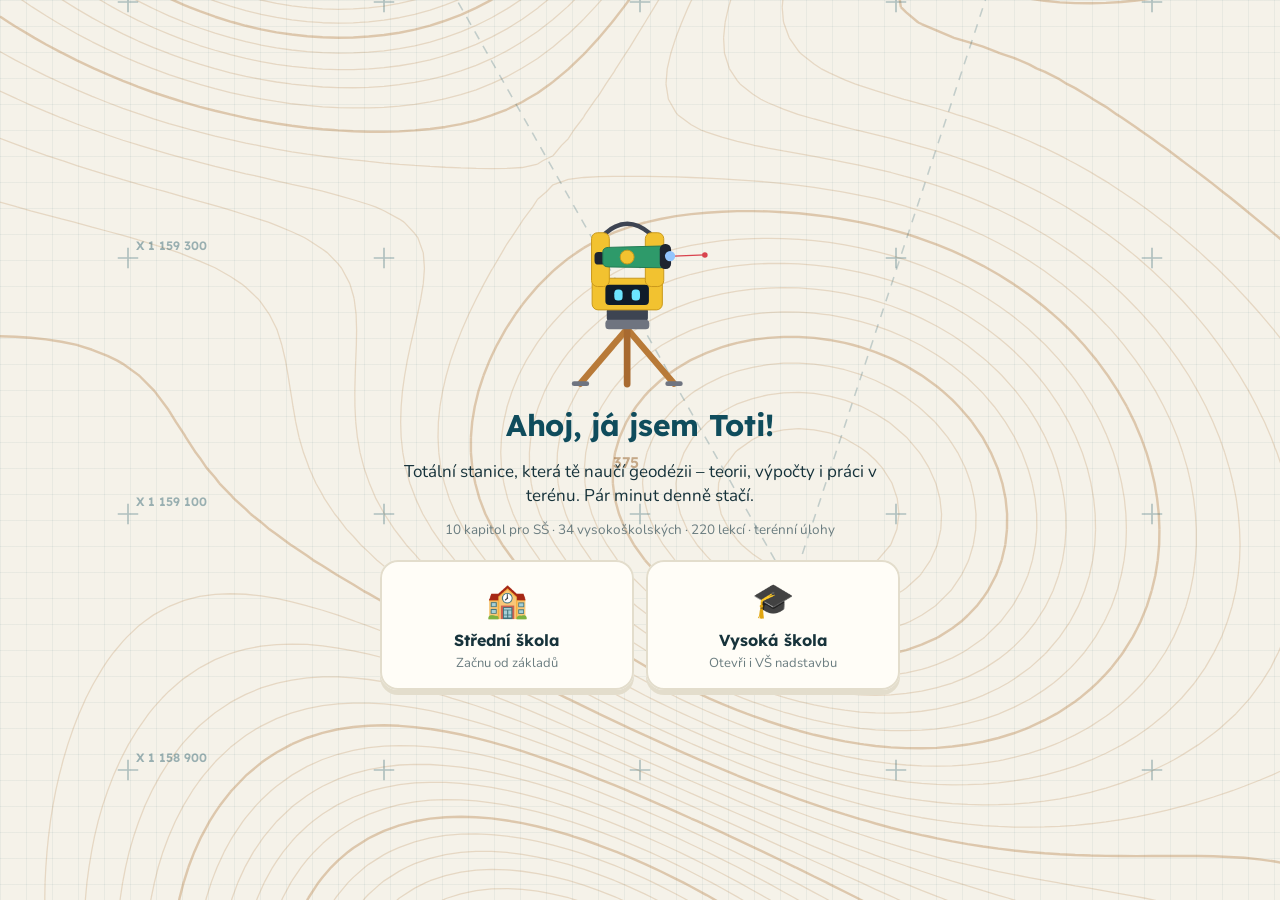
<file: geolingo/index.html>
<!doctype html>
<html lang="cs">
<head>
  <meta charset="utf-8">
  <meta name="viewport" content="width=device-width, initial-scale=1, viewport-fit=cover">
  <meta name="apple-mobile-web-app-capable" content="yes">
  <meta name="mobile-web-app-capable" content="yes">
  <meta name="apple-mobile-web-app-status-bar-style" content="default">
  <meta name="apple-mobile-web-app-title" content="Geolingo">
  <meta name="theme-color" content="#0f4c5c">
  <meta name="description" content="Geolingo – nauč se geodézii hravě. Lekce, výpočty a procvičování pro studenty SŠ a VŠ.">
  <title>Geolingo – geodézie hravě</title>
  <link rel="manifest" href="manifest.webmanifest">
  <link rel="apple-touch-icon" href="icons/icon-180.png">
  <link rel="icon" href="icons/icon-192.png">
  <link rel="preload" href="fonts/lexend-latin-wght-normal.woff2" as="font" type="font/woff2" crossorigin>
  <link rel="stylesheet" href="style.css">
</head>
<body>
  <div id="app"></div>
  <div id="toast" class="hidden"></div>
  <script type="module" src="js/app.js"></script>
</body>
</html>
</file>
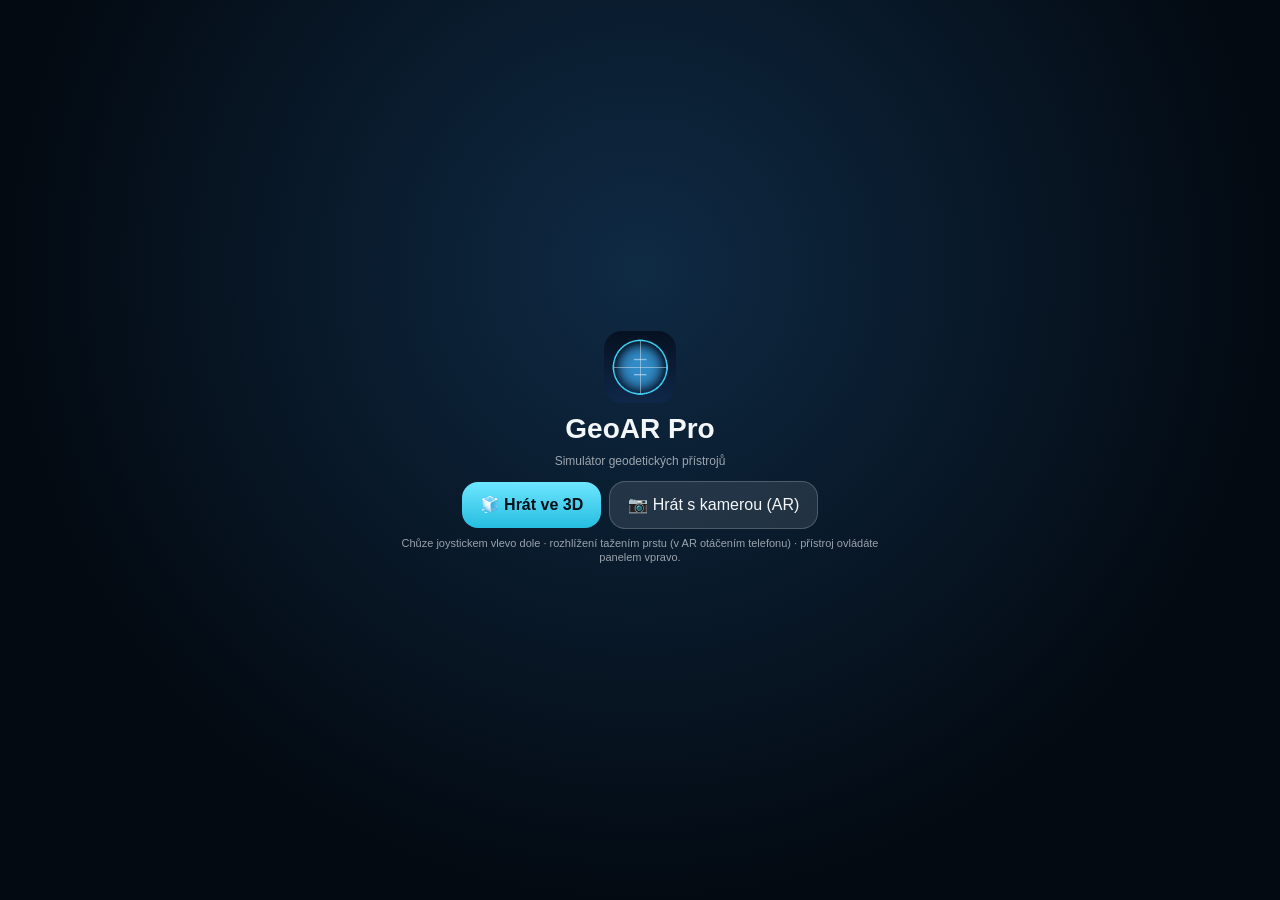
<file: web/index.html>
<!doctype html>
<html lang="cs">
<head>
  <meta charset="utf-8">
  <meta name="viewport" content="width=device-width, initial-scale=1, maximum-scale=1, user-scalable=no, viewport-fit=cover">
  <meta name="apple-mobile-web-app-capable" content="yes">
  <meta name="mobile-web-app-capable" content="yes">
  <meta name="apple-mobile-web-app-status-bar-style" content="black-translucent">
  <meta name="apple-mobile-web-app-title" content="GeoAR Pro">
  <meta name="theme-color" content="#05101c">
  <meta name="description" content="Simulátor geodetických přístrojů: totální stanice, nivelační přístroje, GNSS rovery.">
  <title>GeoAR Pro</title>
  <link rel="manifest" href="manifest.webmanifest">
  <link rel="apple-touch-icon" href="icons/icon-180.png">
  <link rel="icon" href="icons/icon-192.png">
  <link rel="stylesheet" href="style.css">
  <script type="importmap">{ "imports": { "three": "./vendor/three.module.min.js" } }</script>
</head>
<body>
  <video id="cam" playsinline muted autoplay></video>
  <canvas id="scene"></canvas>
  <canvas id="handLayer"></canvas>

  <!-- Horní lišta: vybavení, stav, údaje, přepínače -->
  <header id="topbar" class="glass hidden">
    <button id="catalogBtn" class="primary">＋ Vybavení</button>
    <div id="status" class="status">
      <div id="title" class="title">GeoAR Pro</div>
      <div id="pill" class="pill hidden"></div>
    </div>
    <div id="readout" class="readout"></div>
    <div class="spacer"></div>
    <button id="modeBtn" class="chip">🧊 3D</button>
    <button id="handBtn" class="chip hidden">✋</button>
    <button id="unitBtn" class="chip">gon</button>
  </header>

  <!-- Nápověda pod lištou -->
  <div id="hint" class="hint hidden"></div>

  <!-- Pravý panel: ovládání přístroje -->
  <aside id="panel" class="glass hidden"></aside>

  <!-- Joystick pro chůzi -->
  <div id="joy" class="hidden"><div id="joyKnob"></div><span>Chůze</span></div>

  <!-- Katalog vybavení (okno) -->
  <section id="catalog" class="modal hidden">
    <div class="sheet glass">
      <div class="row">
        <div class="seg" id="catSeg"></div>
        <div class="spacer"></div>
        <button id="catalogClose" class="round">✕</button>
      </div>
      <div class="catbody">
        <div id="cards" class="cards"></div>
        <div id="specs" class="specs"></div>
      </div>
      <button id="placeBtn" class="primary big">Postavit před sebe</button>
    </div>
  </section>

  <!-- Pohled dalekohledem -->
  <section id="telescope" class="hidden">
    <div id="eyepiece">
      <canvas id="telVideo"></canvas>
      <canvas id="telScene"></canvas>
      <canvas id="reticle"></canvas>
      <div class="vignette"></div>
    </div>
    <div class="telside">
      <div class="row"><div class="title grow">Pohled dalekohledem</div><button id="telExit" class="round">✕</button></div>
      <div id="telSub" class="sub"></div>
      <div id="telReadout" class="grid"></div>
      <div class="jogs">
        <div class="jog" data-jog="h"><span>◀ Hz ustanovka ▶</span><canvas></canvas></div>
        <div class="jog" data-jog="v" id="jogV"><span>▲ V ustanovka ▼</span><canvas></canvas></div>
        <div class="jog" data-jog="f"><span>Ostření</span><canvas></canvas></div>
      </div>
      <div class="row gap"><span>🔍</span><input id="zoom" type="range" min="10" max="30" step="1" value="30"><span id="zoomText" class="mono">30×</span>
        <button id="afBtn" class="chip">AF</button></div>
    </div>
  </section>

  <!-- Úvod -->
  <section id="start" class="screen">
    <img src="icons/icon-192.png" alt="" width="72" height="72">
    <h1>GeoAR Pro</h1>
    <p class="sub">Simulátor geodetických přístrojů</p>
    <div class="row gap wrap">
      <button id="start3D" class="primary big">🧊 Hrát ve 3D</button>
      <button id="startAR" class="big">📷 Hrát s kamerou (AR)</button>
    </div>
    <p class="tiny">Chůze joystickem vlevo dole · rozhlížení tažením prstu (v AR otáčením telefonu) · přístroj ovládáte panelem vpravo.</p>
  </section>

  <div id="toast" class="glass hidden"></div>

  <section id="rotate">
    <div class="phone">📱</div>
    <div class="title">Otočte telefon na šířku</div>
    <div class="sub">GeoAR Pro se hraje na šířku.</div>
  </section>

  <script type="module" src="js/app.js"></script>
</body>
</html>
</file>
<file: geolingo/style.css>
/* Geolingo – vizuální styl „terénní deník“: papír s milimetrovou mřížkou, mapové listy, měřické body. */

@font-face { font-family: 'Lexend'; font-style: normal; font-display: swap; font-weight: 100 900;
  src: url(fonts/lexend-latin-ext-wght-normal.woff2) format('woff2-variations');
  unicode-range: U+0100-02BA, U+02BD-02C5, U+02C7-02CC, U+02CE-02D7, U+02DD-02FF, U+0304, U+0308, U+0329, U+1D00-1DBF, U+1E00-1E9F, U+1EF2-1EFF, U+2020, U+20A0-20AB, U+20AD-20C0, U+2113, U+2C60-2C7F, U+A720-A7FF; }
@font-face { font-family: 'Lexend'; font-style: normal; font-display: swap; font-weight: 100 900;
  src: url(fonts/lexend-latin-wght-normal.woff2) format('woff2-variations');
  unicode-range: U+0000-00FF, U+0131, U+0152-0153, U+02BB-02BC, U+02C6, U+02DA, U+02DC, U+0304, U+0308, U+0329, U+2000-206F, U+20AC, U+2122, U+2191, U+2193, U+2212, U+2215, U+FEFF, U+FFFD; }
@font-face { font-family: 'Nunito'; font-style: normal; font-display: swap; font-weight: 200 1000;
  src: url(fonts/nunito-latin-ext-wght-normal.woff2) format('woff2-variations');
  unicode-range: U+0100-02BA, U+02BD-02C5, U+02C7-02CC, U+02CE-02D7, U+02DD-02FF, U+0304, U+0308, U+0329, U+1D00-1DBF, U+1E00-1E9F, U+1EF2-1EFF, U+2020, U+20A0-20AB, U+20AD-20C0, U+2113, U+2C60-2C7F, U+A720-A7FF; }
@font-face { font-family: 'Nunito'; font-style: normal; font-display: swap; font-weight: 200 1000;
  src: url(fonts/nunito-latin-wght-normal.woff2) format('woff2-variations');
  unicode-range: U+0000-00FF, U+0131, U+0152-0153, U+02BB-02BC, U+02C6, U+02DA, U+02DC, U+0304, U+0308, U+0329, U+2000-206F, U+20AC, U+2122, U+2191, U+2193, U+2212, U+2215, U+FEFF, U+FFFD; }

:root {
  --green: #16a37f; --green-d: #0e7c60;
  --blue: #2b8fd6; --blue-d: #1f6fab;
  --red: #e5484d; --red-d: #c23338;
  --gold: #f2c230; --gold-d: #c9981c;
  --orange: #f08a24; --petrol: #0f4c5c;
  --text: #17333b; --muted: #6b7d80; --line: #e3ddcc; --bg: #f5f2e9; --card: #fffdf7; --soft: #efeadb;
  --grid: rgba(15, 76, 92, .055); --cell-off: #d9d3c2; --shadow: 0 1px 0 rgba(23, 51, 59, .06), 0 8px 24px -12px rgba(23, 51, 59, .25);
  --ok-bg: #dcf5e9; --bad-bg: #fde4e4;
  --st: env(safe-area-inset-top, 0px); --sb: env(safe-area-inset-bottom, 0px);
  --head: 'Lexend', 'Nunito', system-ui, sans-serif;
  color-scheme: light;
}
@media (prefers-color-scheme: dark) {
  :root:not([data-theme="light"]) {
    --text: #e8f1f0; --muted: #8ea5a7; --line: #21404a; --bg: #0c1d22; --card: #12292f; --soft: #173239;
    --grid: rgba(120, 200, 210, .05); --cell-off: #2a4750; --shadow: 0 1px 0 rgba(0, 0, 0, .3), 0 10px 26px -12px rgba(0, 0, 0, .6);
    --ok-bg: #0f3a2e; --bad-bg: #3d1c1f; color-scheme: dark;
  }
}
:root[data-theme="dark"] {
  --text: #e8f1f0; --muted: #8ea5a7; --line: #21404a; --bg: #0c1d22; --card: #12292f; --soft: #173239;
  --grid: rgba(120, 200, 210, .05); --cell-off: #2a4750; --ok-bg: #0f3a2e; --bad-bg: #3d1c1f; color-scheme: dark;
}

* { box-sizing: border-box; -webkit-tap-highlight-color: transparent; }
html, body { margin: 0; background: var(--bg); color: var(--text);
  font: 17px/1.4 'Nunito', system-ui, -apple-system, 'Segoe UI', Roboto, sans-serif; -webkit-text-size-adjust: 100%; }
body { min-height: 100dvh; overscroll-behavior-y: none;
  background-image: linear-gradient(var(--grid) 1px, transparent 1px), linear-gradient(90deg, var(--grid) 1px, transparent 1px);
  background-size: 26px 26px; background-attachment: fixed; }
.sheet-course { font: 600 11.5px var(--head); background: rgba(0, 0, 0, .18); padding: 2px 8px; border-radius: 99px; letter-spacing: .02em; }
h1, h2, h3, .btn, .prompt, .kind, .chip b, .brand { font-family: var(--head); letter-spacing: -.01em; }
button { font: inherit; color: inherit; cursor: pointer; touch-action: manipulation; }
.hidden { display: none !important; }
#app { position: relative; z-index: 1; max-width: 560px; margin: 0 auto; min-height: 100dvh; display: flex; flex-direction: column; }

/* Geodetické pozadí: vrstevnice, trigonometrická síť, křížky souřadnicové sítě */
#backdrop { position: fixed; inset: 0; z-index: 0; pointer-events: none; }
#backdrop svg { width: 100%; height: 100%; }
.bg-c { fill: none; stroke: rgba(170, 110, 45, .2); stroke-width: 1; }
.bg-c.idx { stroke: rgba(170, 110, 45, .32); stroke-width: 1.9; }
.bg-net { fill: none; stroke: rgba(15, 76, 92, .22); stroke-width: 1.2; stroke-dasharray: 7 6; }
.bg-cross { stroke: rgba(15, 76, 92, .3); stroke-width: 1.3; }
.bg-trig path { fill: rgba(245, 242, 233, .7); stroke: rgba(15, 76, 92, .5); stroke-width: 1.6; stroke-linejoin: round; }
.bg-trig circle { fill: rgba(15, 76, 92, .6); }
.bg-lbl { font: 600 12px 'Lexend', sans-serif; fill: rgba(150, 95, 40, .5); }
.bg-lbl.sm { font-size: 9.5px; fill: rgba(15, 76, 92, .4); }
@media (prefers-color-scheme: dark) {
  :root:not([data-theme="light"]) .bg-c { stroke: rgba(210, 160, 90, .1); }
  :root:not([data-theme="light"]) .bg-c.idx { stroke: rgba(210, 160, 90, .18); }
  :root:not([data-theme="light"]) .bg-net, :root:not([data-theme="light"]) .bg-cross { stroke: rgba(120, 200, 210, .18); }
  :root:not([data-theme="light"]) .bg-trig path { fill: rgba(12, 29, 34, .8); stroke: rgba(120, 200, 210, .4); }
  :root:not([data-theme="light"]) .bg-trig circle { fill: rgba(120, 200, 210, .5); }
  :root:not([data-theme="light"]) .bg-lbl { fill: rgba(210, 160, 90, .35); }
  :root:not([data-theme="light"]) .bg-lbl.sm { fill: rgba(120, 200, 210, .3); }
}

/* Přechody obrazovek */
main.path, .page, .ex, .done-screen { animation: appear .28s ease-out; }
@keyframes appear { from { opacity: 0; transform: translateY(8px); } }
.bar i { position: relative; overflow: hidden; }
.bar i::after { content: ''; position: absolute; inset: 0; background: linear-gradient(100deg, transparent 30%, rgba(255, 255, 255, .45) 50%, transparent 70%);
  transform: translateX(-100%); animation: sheen 2.8s ease-in-out infinite; }
@keyframes sheen { 60%, 100% { transform: translateX(100%); } }
.card span { font-variant-numeric: tabular-nums; }

/* Toti mrká a laser pulzuje */
.toti .eye { transform-box: fill-box; transform-origin: center; animation: blink 5.5s infinite; }
@keyframes blink { 0%, 94%, 100% { transform: scaleY(1); } 96% { transform: scaleY(.1); } }
.toti .laser { animation: laser 2.2s ease-in-out infinite; }
@keyframes laser { 50% { opacity: .35; } }
.hint { font-size: 13.5px; color: var(--muted); }
.row { display: flex; align-items: center; gap: 12px; }
.grow { flex: 1; min-width: 0; }

/* Tlačítka */
.btn { border: 0; background: var(--card); border-radius: 14px; padding: 13px 16px; font-weight: 600; font-size: 15.5px;
  box-shadow: inset 0 0 0 2px var(--line), 0 4px 0 var(--line); transition: transform .06s, box-shadow .06s; color: var(--text); }
.btn:active { transform: translateY(3px); box-shadow: inset 0 0 0 2px var(--line), 0 1px 0 var(--line); }
.btn.primary { background: var(--green); color: #fff; box-shadow: 0 4px 0 var(--green-d); }
.btn.primary:active { box-shadow: 0 1px 0 var(--green-d); }
.btn.blue { background: var(--blue); color: #fff; box-shadow: 0 4px 0 var(--blue-d); }
.btn.red { background: var(--red); color: #fff; box-shadow: 0 4px 0 var(--red-d); }
.btn:disabled { background: var(--soft); color: var(--muted); box-shadow: 0 4px 0 var(--line); cursor: default; }
.btn.wide { width: 100%; }

/* Horní lišta */
.top { position: sticky; top: 0; z-index: 5; padding: calc(var(--st) + 8px) 12px 8px;
  background: color-mix(in srgb, var(--bg) 86%, transparent); backdrop-filter: blur(10px); -webkit-backdrop-filter: blur(10px);
  border-bottom: 1px solid var(--line); }
.top-in { display: flex; align-items: center; justify-content: space-between; gap: 8px; }
.brand { display: flex; align-items: center; gap: 6px; font-weight: 500; font-size: 19px; color: var(--petrol); }
.brand b { font-weight: 800; color: var(--green); }
@media (prefers-color-scheme: dark) { :root:not([data-theme="light"]) .brand { color: #cfe7ea; } }
.toti.mini { width: 26px; height: 32px; }
.chips { display: flex; gap: 6px; }
.chip { position: relative; display: flex; align-items: center; gap: 4px; background: var(--card); border-radius: 12px; padding: 5px 9px;
  box-shadow: inset 0 0 0 1.5px var(--line); font-size: 15px; overflow: hidden; }
.chip svg { width: 20px; height: 20px; }
.chip b { font-weight: 700; }
.chip .goalbar { position: absolute; left: 0; bottom: 0; height: 3px; width: calc(var(--p) * 100%); background: var(--gold); }
.chip.small { padding: 4px 8px; font-size: 16px; }
.tipchip { border: 0; cursor: pointer; }
.batt { width: 30px !important; height: 24px !important; color: var(--muted); }

/* Mapa lekcí */
main.path { flex: 1; padding: 14px 14px 120px; }
.unit { margin: 6px 0 22px; }
.sheet-head { position: relative; overflow: hidden; color: #fff; border-radius: 20px; padding: 14px 16px 12px;
  background: linear-gradient(135deg, var(--c), color-mix(in srgb, var(--c) 70%, #0b2a33)); box-shadow: 0 5px 0 color-mix(in srgb, var(--c) 60%, #000), var(--shadow); }
.sheet-meta { display: flex; gap: 8px; align-items: center; position: relative; z-index: 1; }
.sheet-no { font: 600 11.5px var(--head); text-transform: uppercase; letter-spacing: .12em; opacity: .9; }
.lvl { font: 700 11px var(--head); background: rgba(255, 255, 255, .22); padding: 2px 8px; border-radius: 99px; }
.lvl.vs { background: #fff; color: var(--c); }
.sheet-head h2 { margin: 4px 0 2px; font-size: 21px; font-weight: 700; position: relative; z-index: 1; max-width: 85%; }
.sheet-head p { margin: 0 0 10px; font-size: 14px; opacity: .92; position: relative; z-index: 1; max-width: 92%; }
.sheet-head small { font: 600 12px var(--head); opacity: .9; position: relative; z-index: 1; }
.sheet-prog { height: 6px; border-radius: 6px; background: rgba(255, 255, 255, .25); margin-bottom: 4px; position: relative; z-index: 1; }
.sheet-prog i { display: block; height: 100%; border-radius: 6px; background: #fff; }
.contours { position: absolute; right: -10px; bottom: -8px; width: 190px; opacity: .22; }
.contours path { fill: none; stroke: #fff; stroke-width: 1.4; }
.north { position: absolute; right: 14px; top: 12px; width: 18px; height: 27px; opacity: .8; }
.north path { fill: #fff; }
.north text { fill: #fff; font: 700 8px var(--head); text-anchor: middle; }

.divider { display: flex; gap: 12px; align-items: center; margin: 26px 0 18px; padding: 14px 16px; border-radius: 18px;
  background: var(--petrol); color: #fff; box-shadow: var(--shadow); }
.divider > span { font-size: 30px; }
.divider b { font: 700 17px var(--head); display: block; }
.divider small { font-size: 13px; opacity: .85; }

.nodes { position: relative; margin-top: 8px; }
.traverse { position: absolute; left: 50%; top: 0; overflow: visible; pointer-events: none; }
.traverse line { stroke: var(--c); stroke-width: 3; stroke-dasharray: 2 7; stroke-linecap: round; opacity: .55; }
.traverse line.solid { stroke-dasharray: none; opacity: .9; }
.node-wrap { position: absolute; width: 150px; margin-left: -75px; display: flex; flex-direction: column; align-items: center; gap: 5px; }
.node { position: relative; width: 72px; height: 72px; border-radius: 50%; border: 0; display: grid; place-items: center; font-size: 29px;
  background: var(--c); color: #fff; box-shadow: 0 6px 0 color-mix(in srgb, var(--c) 62%, #000); transition: transform .08s; }
.node::before { content: ''; position: absolute; inset: 7px; border-radius: 50%; border: 2.5px dashed rgba(255, 255, 255, .6); }
.node .ic { position: relative; filter: drop-shadow(0 1px 1px rgba(0, 0, 0, .2)); }
.node:active { transform: translateY(4px); box-shadow: 0 2px 0 color-mix(in srgb, var(--c) 62%, #000); }
.node.open { background: var(--card); box-shadow: inset 0 0 0 3px var(--c), 0 6px 0 color-mix(in srgb, var(--c) 45%, var(--line)); }
.node.open::before { border-color: color-mix(in srgb, var(--c) 45%, transparent); }
.node.locked { background: var(--soft); box-shadow: inset 0 0 0 2px var(--line), 0 6px 0 var(--line); font-size: 24px; }
.node.locked::before { border-color: var(--line); }
.node.locked .ic { opacity: .6; filter: grayscale(1); }
.node.current::after { content: ''; position: absolute; inset: -10px; border-radius: 50%; border: 3px solid var(--c); animation: pulse 1.8s ease-in-out infinite; }
@keyframes pulse { 0%, 100% { transform: scale(.96); opacity: .7; } 50% { transform: scale(1.08); opacity: .15; } }
.node .times { position: absolute; right: -4px; bottom: -2px; min-width: 24px; height: 24px; padding: 0 5px; border-radius: 12px; display: grid; place-items: center;
  background: var(--gold); color: #4b3a00; font: 800 12px var(--head); box-shadow: 0 0 0 3px var(--bg); }
.node .fieldmark { position: absolute; left: -6px; top: -4px; font-size: 16px; background: var(--card); border-radius: 50%; width: 26px; height: 26px; display: grid; place-items: center; box-shadow: 0 0 0 2px var(--line); }
.node-label { font: 500 12.5px/1.25 var(--head); color: var(--muted); text-align: center; max-width: 140px; }
.toti-here { position: absolute; top: -6px; width: 64px; display: flex; flex-direction: column; align-items: center; animation: bob 2.4s ease-in-out infinite; }
.toti-here .toti { width: 58px; height: 70px; }
.start-tip { font: 700 11px var(--head); text-transform: uppercase; letter-spacing: .06em; background: var(--c); color: #fff; padding: 3px 8px; border-radius: 8px; margin-top: -2px; }
@keyframes bob { 50% { transform: translateY(-4px); } }
.path-end { text-align: center; color: var(--muted); padding: 10px 0 20px; }
.path-end .toti { width: 70px; height: 84px; }

/* Zkouška listu (checkpoint na konci kapitoly) */
.node.exam { width: 84px; height: 84px; border-radius: 26px; font-size: 34px; background: linear-gradient(135deg, var(--gold), #f59e0b); box-shadow: 0 6px 0 var(--gold-d); }
.node.exam::before { border-radius: 20px; border-color: rgba(255, 255, 255, .7); }
.node.exam.locked { background: var(--soft); box-shadow: inset 0 0 0 2px var(--line), 0 6px 0 var(--line); }
.node.exam.passed { background: linear-gradient(135deg, #16a37f, #0f4c5c); box-shadow: 0 6px 0 #0b3a46; }
.node-wrap.examwrap { margin-left: -75px; }

/* Tahák */
.tips-btn { position: relative; z-index: 1; margin: -2px 0 10px; border: 0; border-radius: 99px; padding: 5px 12px; background: rgba(255, 255, 255, .92); color: var(--c); font: 700 13px var(--head); }
.linkbtn { border: 0; background: none; color: var(--blue); font: 600 14px var(--head); padding: 0 0 12px; }
.tips-sheet { max-height: 88vh; display: flex; flex-direction: column; padding-top: 14px; }
.tips-head { position: relative; padding-right: 36px; }
.tips-head small { font: 600 12px var(--head); text-transform: uppercase; letter-spacing: .1em; color: var(--c); }
.tips-head .x { position: absolute; right: 0; top: 0; }
.tips-body { overflow: auto; margin-top: 8px; padding-bottom: 6px; }
.tips-body h4 { margin: 16px 0 8px; font: 600 12px var(--head); text-transform: uppercase; letter-spacing: .1em; color: var(--muted); }
.tips-intro { margin: 0; font-size: 15.5px; }
.formulas { display: grid; gap: 8px; }
.formula { background: var(--bg); border-radius: 12px; padding: 8px 12px; box-shadow: inset 4px 0 0 var(--c); }
.formula small { display: block; color: var(--muted); font-size: 12.5px; }
.formula code { font: 600 16px/1.4 'Lexend', sans-serif; color: var(--text); white-space: pre-wrap; }
.tips-points { margin: 0; padding-left: 20px; display: grid; gap: 6px; font-size: 15px; }
.tips-points li::marker { color: var(--c); }
.terms { margin: 0; display: grid; grid-template-columns: auto 1fr; gap: 6px 12px; font-size: 14.5px; }
.terms dt { font-weight: 800; }
.terms dd { margin: 0; color: var(--muted); }
.toti-tip { display: flex; gap: 10px; align-items: center; margin-top: 16px; background: color-mix(in srgb, var(--gold) 16%, var(--card)); border-radius: 16px; padding: 10px 12px; }
.toti-tip .toti { width: 46px; height: 56px; flex: none; }
.toti-tip p { margin: 0; font-size: 14.5px; }

/* Konec lekce: povýšení a série */
.promo { display: flex; align-items: center; gap: 12px; padding: 10px 16px; border-radius: 16px; color: #fff; background: linear-gradient(135deg, #0f4c5c, #16a37f);
  box-shadow: var(--shadow); animation: pop .6s cubic-bezier(.2, 1.6, .4, 1) .4s both; }
.promo span { font-size: 32px; } .promo small { display: block; font: 600 11.5px var(--head); text-transform: uppercase; letter-spacing: .1em; opacity: .85; }
.promo b { font: 700 18px var(--head); }
@keyframes pop { from { transform: scale(.4); opacity: 0; } }
.streak-up { display: flex; align-items: center; gap: 8px; font-size: 17px; }
.streak-up .flame svg { width: 38px; height: 38px; animation: flame 1s ease-in-out infinite alternate; transform-origin: 50% 90%; }
@keyframes flame { to { transform: scale(1.18) rotate(-4deg); } }

/* Deník v terénu (kalendář aktivity) */
.heat { background: var(--card); border-radius: 16px; padding: 12px; box-shadow: inset 0 0 0 2px var(--line); }
.heat-grid { display: grid; grid-auto-flow: column; grid-template-rows: repeat(7, 1fr); gap: 3px; }
.heat i, .heat-legend i { display: block; aspect-ratio: 1; border-radius: 3px; background: var(--soft); }
.heat .hf { background: transparent; }
.heat .h1 { background: color-mix(in srgb, var(--green) 30%, var(--soft)); } .heat .h2 { background: color-mix(in srgb, var(--green) 55%, var(--soft)); }
.heat .h3 { background: color-mix(in srgb, var(--green) 80%, var(--soft)); } .heat .h4 { background: var(--green-d); }
.heat-legend { display: flex; justify-content: space-between; align-items: center; margin-top: 8px; font-size: 12px; color: var(--muted); gap: 8px; }
.heat-legend .scale { display: flex; align-items: center; gap: 3px; }
.heat-legend .scale i { width: 10px; }

/* Úkoly dne */
.daily { background: var(--card); border-radius: 20px; padding: 12px 14px; box-shadow: inset 0 0 0 2px var(--line), var(--shadow); margin: 4px 0 18px; }
.daily-head { display: flex; justify-content: space-between; align-items: baseline; gap: 8px; }
.daily-head b { font: 700 16px var(--head); }
.daily-head small { color: var(--muted); font-size: 12.5px; text-align: right; }
.daily-body { display: flex; align-items: center; gap: 10px; margin-top: 8px; }
.quests { flex: 1; display: grid; gap: 8px; }
.quest .qt { font-size: 14px; font-weight: 700; }
.quest.done .qt { color: var(--green-d); }
.qbar { position: relative; height: 16px; border-radius: 8px; background: var(--soft); overflow: hidden; margin-top: 3px; }
.qbar i { display: block; height: 100%; background: var(--gold); border-radius: 8px; transition: width .4s; }
.quest.done .qbar i { background: var(--green); }
.qbar em { position: absolute; inset: 0; font: 600 10.5px/16px var(--head); text-align: center; font-style: normal; color: var(--text); }
.chest-btn { border: 0; background: none; padding: 0; width: 64px; flex: none; }
.chest-btn:disabled { cursor: default; }
.chest { width: 64px; height: 54px; filter: grayscale(.6); opacity: .7; }
.chest.ready { filter: none; opacity: 1; animation: wobble 1.2s ease-in-out infinite; }
@keyframes wobble { 0%, 100% { transform: rotate(0); } 25% { transform: rotate(-6deg); } 75% { transform: rotate(6deg); } }
.chest .cb { fill: #b87a38; stroke: #7a4d1d; stroke-width: 1.5; } .chest .ct { fill: #d69a52; stroke: #7a4d1d; stroke-width: 1.5; }
.chest .co { fill: #f2c230; stroke: #c9981c; stroke-width: 1.5; } .chest .cl { fill: #f2c230; stroke: #7a4d1d; stroke-width: 1; }

/* Mapové značky podél cesty */
.deco { position: absolute; width: 26px; height: 26px; margin-left: -13px; opacity: .55; pointer-events: none; background: no-repeat center / contain; }
.deco.tree { background-image: url("data:image/svg+xml,%3Csvg xmlns='http://www.w3.org/2000/svg' viewBox='0 0 26 26'%3E%3Ccircle cx='13' cy='11' r='8' fill='%235f9e48'/%3E%3Cpath d='M13 18v6' stroke='%237a4d1d' stroke-width='2'/%3E%3C/svg%3E"); }
.deco.conifer { background-image: url("data:image/svg+xml,%3Csvg xmlns='http://www.w3.org/2000/svg' viewBox='0 0 26 26'%3E%3Cpath d='M13 2 21 18H5Z' fill='%233f7a30'/%3E%3Cpath d='M13 18v6' stroke='%237a4d1d' stroke-width='2'/%3E%3C/svg%3E"); }
.deco.trig { background-image: url("data:image/svg+xml,%3Csvg xmlns='http://www.w3.org/2000/svg' viewBox='0 0 26 26'%3E%3Cpath d='M13 4 23 21H3Z' fill='none' stroke='%230f4c5c' stroke-width='2' stroke-linejoin='round'/%3E%3Ccircle cx='13' cy='15' r='2' fill='%230f4c5c'/%3E%3C/svg%3E"); }
.deco.bench { background-image: url("data:image/svg+xml,%3Csvg xmlns='http://www.w3.org/2000/svg' viewBox='0 0 26 26'%3E%3Ccircle cx='13' cy='13' r='8' fill='none' stroke='%230f4c5c' stroke-width='2'/%3E%3Cpath d='M13 5v16M5 13h16' stroke='%230f4c5c' stroke-width='1.5'/%3E%3C/svg%3E"); }
.deco.house { background-image: url("data:image/svg+xml,%3Csvg xmlns='http://www.w3.org/2000/svg' viewBox='0 0 26 26'%3E%3Crect x='5' y='8' width='16' height='13' fill='%23d8cfc0' stroke='%238d8173' stroke-width='1.5'/%3E%3Cpath d='M5 8l16 13M21 8 5 21' stroke='%23b3a796' stroke-width='1'/%3E%3C/svg%3E"); }

.intro-card { display: flex; gap: 10px; align-items: center; margin: 0 0 12px; background: color-mix(in srgb, var(--c) 10%, var(--bg)); border-radius: 14px; padding: 10px 12px; }
.intro-card .toti { width: 42px; height: 50px; flex: none; }
.intro-card p { margin: 0; font-size: 14.5px; }

/* Mapová značka v otázce, oprášení, výběr cíle */
.symbol { align-self: center; width: 100%; max-width: 260px; border-radius: 16px; overflow: hidden; box-shadow: inset 0 0 0 2px var(--line), var(--shadow); }
.symbol svg { display: block; width: 100%; height: auto; }
.node.rusty { filter: saturate(.35) brightness(.95); }
.node .rustmark { position: absolute; right: -6px; top: -4px; font-size: 15px; background: var(--card); border-radius: 50%; width: 26px; height: 26px; display: grid; place-items: center; box-shadow: 0 0 0 2px var(--gold); }
.goal-pick { display: grid; grid-template-columns: 1fr 1fr; gap: 10px; width: 100%; }
.goal-pick .choice { padding: 14px 8px; }

/* Totiho výbava */
.outfit { display: grid; grid-template-columns: repeat(auto-fill, minmax(96px, 1fr)); gap: 8px; }
.gear { display: flex; flex-direction: column; align-items: center; gap: 2px; padding: 8px 6px; border: 0; border-radius: 14px; background: var(--card); box-shadow: inset 0 0 0 2px var(--line); text-align: center; }
.gear.on { box-shadow: inset 0 0 0 2.5px var(--green); background: color-mix(in srgb, var(--green) 8%, var(--card)); }
.gear:disabled { opacity: .45; }
.gear-prev { width: 58px; height: 70px; }
.gear-prev .toti { width: 100%; height: 100%; }
.gear b { font: 600 12.5px var(--head); }
.gear small { font-size: 11px; color: var(--muted); }
.gearnew { text-transform: none !important; letter-spacing: 0 !important; margin-top: 2px; }

#update { position: fixed; left: 12px; right: 12px; top: calc(var(--st) + 64px); z-index: 45; max-width: 536px; margin: 0 auto; display: flex; align-items: center; gap: 10px;
  padding: 10px 12px; border-radius: 16px; background: var(--petrol); color: #fff; box-shadow: var(--shadow); animation: up .25s ease-out; }
#update .toti { width: 34px; height: 42px; flex: none; }
#update span { flex: 1; } #update b { display: block; font: 700 15px var(--head); } #update small { opacity: .8; font-size: 12.5px; }
#update .btn { padding: 9px 14px; }

/* Mapa znalostí */
.km { background: var(--card); border-radius: 16px; padding: 12px; box-shadow: inset 0 0 0 2px var(--line); }
.km-grid { display: grid; grid-template-columns: repeat(auto-fill, minmax(36px, 1fr)); gap: 4px; }
.km-tile { position: relative; aspect-ratio: 1; border: 0; border-radius: 7px; font: 700 12px var(--head); color: var(--text);
  background: linear-gradient(0deg, color-mix(in srgb, var(--c) 85%, transparent) calc(var(--f) * 100%), var(--soft) calc(var(--f) * 100%)); box-shadow: inset 0 0 0 1.5px color-mix(in srgb, var(--c) 45%, var(--line)); }
.km-tile span { position: relative; z-index: 1; }
.km-tile i { position: absolute; right: -3px; top: -5px; font-size: 11px; font-style: normal; }
.km-legend { margin-top: 6px; font-size: 12px; color: var(--muted); }
.km-weak { margin-top: 12px; display: grid; gap: 8px; }
.km-weak > b { font: 600 14px var(--head); }
.kw { display: flex; align-items: center; gap: 10px; font-size: 14px; font-weight: 700; }
.kw .btn { padding: 8px 12px; font-size: 13px; }
.idx-search { width: 100%; margin-top: 10px; font: inherit; padding: 10px 12px; border: 0; border-radius: 12px; background: var(--bg); color: var(--text); box-shadow: inset 0 0 0 2px var(--line); }
.idx-search:focus { outline: none; box-shadow: inset 0 0 0 2px var(--blue); }
.idx[hidden], .idx-list h4[hidden] { display: none; }
.unit.fog { opacity: .62; filter: saturate(.55); }
.unit.fog .nodes { opacity: .7; }

/* Zkoušky nanečisto */
.exams { display: grid; gap: 8px; }
.exam-card { display: grid; grid-template-columns: 48px 1fr; grid-template-rows: auto auto; column-gap: 12px; align-items: center; text-align: left; border: 0; border-radius: 16px; padding: 10px 12px;
  background: linear-gradient(135deg, #0f4c5c, #134e4a); color: #fff; box-shadow: 0 4px 0 #0a3540; }
.exam-card:active { transform: translateY(2px); }
.exam-card b { font: 700 16px var(--head); } .exam-card small { opacity: .8; font-size: 13px; grid-column: 2; }
.grade-s { grid-row: span 2; width: 48px; height: 48px; border-radius: 14px; display: grid; place-items: center; font: 800 24px var(--head); background: rgba(255, 255, 255, .14); }
.gA, .gB { background: #16a37f !important; color: #fff; } .gC, .gD { background: #f2c230 !important; color: #4b3a00; } .gE { background: #f08a24 !important; color: #fff; } .gF { background: #e5484d !important; color: #fff; }
.grade { width: 110px; height: 110px; border-radius: 30px; display: grid; place-items: center; font: 800 64px var(--head); box-shadow: var(--shadow); animation: pop .6s cubic-bezier(.2, 1.6, .4, 1) .2s both; }
.chip.timer { font: 700 15px var(--head); font-variant-numeric: tabular-nums; }
.chip.timer.low { color: var(--red); animation: pulse 1s infinite; }

/* Kontrola zápisníku – výběr řádku */
.book table.pick tbody tr[data-row] { cursor: pointer; }
.book table.pick tr.sel td { background: color-mix(in srgb, var(--blue) 16%, #fff); }
.book table.pick tr.good td { background: #e6f7ef; } .book table.pick tr.bad td { background: #fdeaea; }
.book table.pick tr.start td { color: #9a8a5a; }

/* Toti mluví a reaguje */
.toti-here { cursor: pointer; }
.say { position: absolute; top: 72px; width: 220px; z-index: 3; padding: 10px 12px; border-radius: 14px; background: var(--card); color: var(--text);
  font-size: 13.5px; line-height: 1.35; box-shadow: var(--shadow), inset 0 0 0 2px var(--line); animation: up .2s ease-out; }
.toti-here[style*="right"] .say { left: -10px; } .toti-here[style*="left"] .say { right: -10px; }
.say { max-width: min(220px, 70vw); }
.node-wrap:has(.toti-here) { z-index: 5; }
.toti.hop { animation: hop .5s ease-out; }
@keyframes hop { 30% { transform: translateY(-12px) rotate(-4deg); } 60% { transform: translateY(0) rotate(3deg); } }
.feedback.ok .fb-head .toti { animation: hop .6s ease-out; }
.feedback.bad .fb-head .toti { animation: droop .6s ease-out; transform-origin: 50% 100%; }
@keyframes droop { 40% { transform: rotate(-8deg) translateY(3px); } 70% { transform: rotate(4deg); } }

/* Náhradní akumulátor, právě dokončená lekce, větší písmo */
.chip .frz { font: 700 10.5px var(--head); color: var(--green-d); margin-left: -2px; }
.node.just { animation: justdone 1.2s cubic-bezier(.2, 1.6, .4, 1); }
.node.just .times { animation: pop .6s cubic-bezier(.2, 1.6, .4, 1) .5s both; }
@keyframes justdone { 0% { transform: scale(.6); } 40% { transform: scale(1.18); } 100% { transform: scale(1); } }
html[data-text="l"] #app, html[data-text="l"] .sheet { zoom: 1.12; }

/* Klad listů */
.index-btn { position: fixed; right: max(14px, calc(50% - 266px)); bottom: calc(var(--sb) + 84px); z-index: 6; display: flex; align-items: center; gap: 6px;
  border: 0; border-radius: 99px; padding: 10px 14px; background: var(--petrol); color: #fff; box-shadow: var(--shadow); font: 600 14px var(--head); }
.index-btn svg { width: 20px; height: 20px; }
.index-sheet { max-height: 80vh; display: flex; flex-direction: column; }
.idx-list { overflow: auto; display: flex; flex-direction: column; gap: 6px; margin-top: 8px; }
.idx-list h4 { margin: 10px 0 2px; font: 600 12px var(--head); text-transform: uppercase; letter-spacing: .1em; color: var(--muted); }
.idx { display: flex; align-items: center; gap: 10px; border: 0; background: var(--bg); border-radius: 12px; padding: 10px 12px; text-align: left; box-shadow: inset 4px 0 0 var(--c); }
.idx .no { font: 700 13px var(--head); color: var(--c); }
.idx small { display: block; font-size: 12px; color: var(--muted); }
.idx .pr { font: 600 12.5px var(--head); color: var(--muted); }

/* Spodní navigace */
nav.tabs { position: fixed; bottom: 0; left: 0; right: 0; z-index: 6; padding: 6px 10px calc(var(--sb) + 6px);
  background: color-mix(in srgb, var(--bg) 88%, transparent); backdrop-filter: blur(10px); -webkit-backdrop-filter: blur(10px); border-top: 1px solid var(--line); }
nav.tabs > div { display: flex; max-width: 560px; margin: 0 auto; justify-content: space-around; }
nav.tabs button { background: none; border: 0; border-radius: 14px; padding: 6px 18px; display: flex; flex-direction: column; align-items: center; gap: 2px; color: var(--muted); }
nav.tabs svg { width: 25px; height: 25px; }
nav.tabs span { font: 600 11.5px var(--head); }
nav.tabs button.on { color: var(--green); background: color-mix(in srgb, var(--green) 12%, transparent); }

/* Karta lekce */
.sheet-bg { position: fixed; inset: 0; background: rgba(8, 25, 30, .45); z-index: 20; display: flex; align-items: flex-end; justify-content: center; animation: fade .15s; }
@keyframes fade { from { opacity: 0; } }
.sheet { width: 100%; max-width: 560px; background: var(--card); border-radius: 24px 24px 0 0; padding: 18px 18px calc(var(--sb) + 18px); animation: up .22s ease-out;
  border-top: 5px solid var(--c); }
@keyframes up { from { transform: translateY(40px); opacity: 0; } }
.sheet-top { display: flex; gap: 12px; align-items: center; }
.sheet-top .ic { width: 56px; height: 56px; border-radius: 16px; display: grid; place-items: center; font-size: 28px; background: color-mix(in srgb, var(--c) 16%, transparent); }
.sheet-top small { color: var(--muted); font-size: 13px; }
.sheet h3 { margin: 0; font-size: 21px; font-weight: 700; }
.tags { display: flex; flex-wrap: wrap; gap: 6px; margin: 12px 0 14px; }
.tags span { font: 600 12.5px var(--head); padding: 4px 10px; border-radius: 99px; background: var(--soft); color: var(--muted); }

/* Lekce */
.lesson { flex: 1; display: flex; flex-direction: column; min-height: 100dvh; background: color-mix(in srgb, var(--bg) 78%, transparent); box-shadow: 0 0 0 100vmax color-mix(in srgb, var(--bg) 78%, transparent); clip-path: inset(0 -100vmax); }
.lesson-top { display: flex; align-items: center; gap: 12px; padding: calc(var(--st) + 12px) 16px 6px; }
.x { background: none; border: 0; font-size: 24px; color: var(--muted); padding: 0 4px; }
.bar { position: relative; flex: 1; height: 14px; background: var(--soft); border-radius: 10px; box-shadow: inset 0 0 0 1.5px var(--line);
  background-image: repeating-linear-gradient(90deg, transparent 0 calc(10% - 1.5px), var(--line) calc(10% - 1.5px) 10%); }
.bar i { display: block; height: 100%; background: var(--c); border-radius: 10px; transition: width .35s;
  box-shadow: inset 0 3px 0 rgba(255, 255, 255, .28); }
.bar em { position: absolute; right: 0; top: -20px; font: 700 11.5px var(--head); color: var(--orange); font-style: normal; }
.ex { flex: 1; padding: 12px 18px 170px; display: flex; flex-direction: column; gap: 14px; }
.kind { font-weight: 600; color: var(--muted); text-transform: uppercase; font-size: 12px; letter-spacing: .1em; }
.kind.terrain { align-self: flex-start; color: #fff; background: var(--petrol); padding: 4px 10px; border-radius: 8px; }
.prompt { font-size: 20px; font-weight: 600; margin: 0; white-space: pre-line; line-height: 1.35; }
.mascot-row { display: flex; align-items: flex-end; gap: 8px; }
.mascot-row .toti { width: 76px; height: 92px; flex: none; }
.bubble { position: relative; background: var(--card); border-radius: 18px; padding: 13px 15px; font: 600 17.5px/1.38 var(--head); white-space: pre-line; flex: 1;
  box-shadow: inset 0 0 0 2px var(--line); margin-bottom: 12px; }
.bubble::before { content: ''; position: absolute; left: -9px; bottom: 16px; width: 16px; height: 16px; background: var(--card); transform: rotate(45deg);
  box-shadow: -2px 2px 0 var(--line); }
.opts { display: flex; flex-direction: column; gap: 10px; }
.opt { display: flex; align-items: center; gap: 12px; text-align: left; border: 0; border-radius: 14px; background: var(--card); padding: 13px 14px; font-weight: 700; font-size: 16px;
  box-shadow: inset 0 0 0 2px var(--line), 0 4px 0 var(--line); transition: transform .06s; }
.opt:active { transform: translateY(2px); }
.opt .key { flex: none; width: 28px; height: 28px; border-radius: 9px; display: grid; place-items: center; font: 700 13px var(--head); color: var(--muted); box-shadow: inset 0 0 0 2px var(--line); }
.opt.sel { box-shadow: inset 0 0 0 2.5px var(--blue), 0 4px 0 var(--blue-d); background: color-mix(in srgb, var(--blue) 9%, var(--card)); color: var(--blue-d); }
.opt.sel .key { background: var(--blue); color: #fff; box-shadow: none; }
.opt.good { box-shadow: inset 0 0 0 2.5px var(--green), 0 4px 0 var(--green-d); background: color-mix(in srgb, var(--green) 11%, var(--card)); color: var(--green-d); }
.opt.good .key { background: var(--green); color: #fff; box-shadow: none; }
.opt.bad { box-shadow: inset 0 0 0 2.5px var(--red), 0 4px 0 var(--red-d); background: color-mix(in srgb, var(--red) 9%, var(--card)); color: var(--red-d); animation: shake .3s; }
.opt.bad .key { background: var(--red); color: #fff; box-shadow: none; }
.opt:disabled { opacity: .45; }
.opt:disabled.good, .opt:disabled.bad { opacity: 1; }
@keyframes shake { 25% { transform: translateX(-5px); } 75% { transform: translateX(5px); } }
.tf { display: grid; grid-template-columns: 1fr 1fr; gap: 12px; }
.tf .opt { flex-direction: column; justify-content: center; font-size: 17px; padding: 20px 10px; gap: 4px; }
.tf .opt b { font-size: 26px; }
.match { display: grid; grid-template-columns: 1fr 1fr; gap: 10px; }
.match .col { display: flex; flex-direction: column; gap: 10px; }
.match .opt { justify-content: center; text-align: center; padding: 12px 8px; font-size: 15px; min-height: 58px; }
.tiles { display: flex; flex-direction: column; gap: 8px; }
.answer-zone { min-height: 64px; border-radius: 16px; padding: 10px; background: var(--soft); box-shadow: inset 0 0 0 2px var(--line); }
.answer-zone .empty { padding: 10px 6px; }
.tile { display: flex; gap: 10px; align-items: center; text-align: left; border: 0; border-radius: 12px; background: var(--card); padding: 11px 12px; font-weight: 700; font-size: 15px;
  box-shadow: inset 0 0 0 2px var(--line), 0 3px 0 var(--line); }
.tile .n { flex: none; width: 24px; height: 24px; border-radius: 8px; display: grid; place-items: center; background: var(--blue); color: #fff; font: 700 12px var(--head); }
.calc-card { background: var(--card); border-radius: 18px; padding: 14px 16px; box-shadow: inset 0 0 0 2px var(--line); border-left: 6px solid var(--c); }
.calc-card .prompt { font-size: 18px; font-variant-numeric: tabular-nums; }
.numrow { display: flex; align-items: center; gap: 10px; }
.num { flex: 1; min-width: 0; font: 600 23px var(--head); padding: 13px 16px; border: 0; border-radius: 14px; background: var(--card); color: var(--text);
  box-shadow: inset 0 0 0 2px var(--line); font-variant-numeric: tabular-nums; }
.num:focus { outline: none; box-shadow: inset 0 0 0 2.5px var(--blue); }
.unit-label { font: 600 18px var(--head); color: var(--muted); min-width: 20px; }
canvas.rod { width: 100%; max-width: 330px; align-self: center; border-radius: 50%; border: 7px solid #1f2a30; background: #ddd; aspect-ratio: 1; box-shadow: var(--shadow); }

/* Terénní úlohy */
.ex.field { gap: 10px; }
.ex.field .prompt { font-size: 18.5px; }
.given { display: flex; flex-wrap: wrap; gap: 6px; }
.given span { background: var(--card); border-radius: 10px; padding: 6px 10px; font-size: 14.5px; box-shadow: inset 0 0 0 1.5px var(--line); }
.mapbox { border-radius: 16px; overflow: hidden; box-shadow: inset 0 0 0 2px var(--line), var(--shadow); background: #dfe8cc; }
svg.map { display: block; width: 100%; height: auto; touch-action: manipulation; cursor: crosshair; }
svg.map .g0 { fill: #e3ebd0; } svg.map .g1 { stroke: #c9d8b0; stroke-width: .35; fill: none; }
svg.map .grid line { stroke: rgba(15, 76, 92, .16); stroke-width: .15; }
svg.map .bld rect { fill: #d8cfc0; stroke: #8d8173; stroke-width: .45; }
svg.map .bld path { stroke: #b3a796; stroke-width: .3; }
svg.map .tree circle { fill: #5f9e48; stroke: #3f7a30; stroke-width: .3; } svg.map .tree .hl { fill: #7cbb5f; stroke: none; }
svg.map text { font: 700 3.2px var(--head); fill: #17333b; paint-order: stroke; stroke: #fff; stroke-width: .7px; }
svg.map .tgt circle { fill: #e5484d; stroke: #fff; stroke-width: .5; }
svg.map .tgt.o circle { fill: #fff; stroke: #e5484d; stroke-width: .55; } svg.map .tgt.o path { stroke: #e5484d; stroke-width: .35; }
svg.map .rodmk rect { fill: #fff; stroke: #333; stroke-width: .25; } svg.map .rodmk .red { fill: #e5484d; stroke: none; }
svg.map .orient { stroke: #0f4c5c; stroke-width: .35; stroke-dasharray: 1 .8; }
svg.map .tripod path { stroke: #b87a38; stroke-width: .55; stroke-linecap: round; }
svg.map .tripod circle { fill: #f2c230; stroke: #3d4452; stroke-width: .4; }
svg.map .tripod.mine circle, svg.map .prism.mine circle { fill: #2b8fd6; }
svg.map .tripod.good circle, svg.map .prism.good circle { fill: #16a37f; }
svg.map .tripod.bad circle, svg.map .prism.bad circle { fill: #e5484d; }
svg.map .prism circle { fill: #f2c230; stroke: #3d4452; stroke-width: .35; } svg.map .prism path { stroke: #3d4452; stroke-width: .3; }
svg.map .okcell { fill: rgba(22, 163, 127, .3); }
svg.map .ray { stroke-width: .45; } svg.map .ray.good { stroke: #0e7c60; } svg.map .ray.bad { stroke: #e5484d; stroke-dasharray: 1 .7; }
svg.map .tol { fill: rgba(22, 163, 127, .18); stroke: #16a37f; stroke-width: .3; }
svg.map .miss { stroke: #e5484d; stroke-width: .3; stroke-dasharray: .8 .6; }
svg.map .scalebar rect { fill: #17333b; } svg.map .scalebar rect.w { fill: #fff; stroke: #17333b; stroke-width: .2; }
svg.map .scalebar text, svg.map .northar text { font-size: 2.4px; text-anchor: middle; }
svg.map .northar path { fill: #17333b; }
.legend { display: flex; flex-wrap: wrap; gap: 4px 14px; font-size: 12.5px; color: var(--muted); }
.legend span { display: flex; align-items: center; gap: 5px; }
.legend i { width: 11px; height: 11px; border-radius: 3px; display: inline-block; }
.lg-t { background: #e5484d; border-radius: 50% !important; } .lg-b { background: #d8cfc0; outline: 1px solid #8d8173; } .lg-tr { background: #5f9e48; border-radius: 50% !important; }
.lg-r { background: repeating-linear-gradient(#fff 0 3px, #e5484d 3px 6px); outline: 1px solid #333; }

canvas.scope { width: 100%; max-width: 440px; align-self: center; border-radius: 22px; box-shadow: var(--shadow); }
svg.map .tin { fill: rgba(242, 194, 48, .12); stroke: #8d8173; stroke-width: .35; stroke-dasharray: 1.2 .8; }
svg.map .tin-edge { stroke: #0f4c5c; stroke-width: .6; }
svg.map .spot circle { fill: #17333b; } svg.map .cpick { fill: #2b8fd6; stroke: #fff; stroke-width: .4; }
svg.map .cpick.good { fill: #16a37f; } svg.map .cpick.bad { fill: #e5484d; }
svg.map .cline { stroke: #b8742a; stroke-width: .8; }
svg.skyplot { width: 100%; max-width: 320px; align-self: center; }
.skyplot .ring0 { fill: #0f2a33; stroke: #0f4c5c; stroke-width: 2; }
.skyplot .ring { fill: none; stroke: rgba(120, 200, 210, .35); stroke-width: .8; }
.skyplot .cardinal { font: 700 10px var(--head); fill: var(--muted); text-anchor: middle; }
.skyplot .elv { font: 600 7px var(--head); fill: rgba(120, 200, 210, .6); }
.skyplot .sat { cursor: pointer; }
.skyplot .sat circle { fill: #1e3a44; stroke: #7fe3ff; stroke-width: 1.4; transition: fill .15s; }
.skyplot .sat text { font: 700 9px var(--head); fill: #cfeff7; text-anchor: middle; pointer-events: none; }
.skyplot .sat.on circle { fill: #2b8fd6; stroke: #fff; }
.skyplot .sat.best circle { stroke: #f2c230; stroke-width: 3; }
svg.dial { width: 100%; max-width: 290px; align-self: center; touch-action: none; cursor: grab; }
.dial .face { fill: var(--card); stroke: var(--line); stroke-width: 2; }
.dial .rim { fill: none; stroke: var(--petrol); stroke-width: .8; opacity: .5; }
.dial .axis { stroke: var(--petrol); stroke-width: .6; stroke-dasharray: 3 3; opacity: .45; }
.dial line { stroke: var(--text); stroke-width: .8; opacity: .55; } .dial line.big { stroke-width: 1.8; opacity: .9; }
.dial text { font: 700 10px var(--head); fill: var(--text); text-anchor: middle; }
.dial text.quad { font-size: 15px; fill: var(--muted); opacity: .45; }
.dial text.ax { font-size: 9px; fill: var(--petrol); }
.dial .needle path { fill: var(--blue); } .dial .needle circle { fill: var(--petrol); }
.dial .needle.good path { fill: var(--green); } .dial .needle.bad path { fill: var(--red); }
.dial .needle.ok path { fill: var(--green); opacity: .85; }
.dial-read { text-align: center; font: 500 16px var(--head); color: var(--muted); }
.dial-read b { color: var(--text); font-size: 20px; }
svg.vial { width: 100%; max-width: 300px; align-self: center; }
.vial .plate { fill: #3d4452; stroke: #2a3039; stroke-width: 2; stroke-linejoin: round; }
.vial .screwg circle { fill: #6f7480; stroke: #2a3039; stroke-width: 1.5; }
.vial .screwg .knurl { stroke: #c9ccd0; stroke-width: 2; transition: transform .2s; }
.vial .screwg text { fill: var(--text); font: 700 9px var(--head); text-anchor: middle; }
.vial .glass { fill: #d9f2e6; stroke: #1e2430; stroke-width: 3; }
.vial .ring { fill: none; stroke: #1e2430; stroke-width: 1; } .vial .ring2 { fill: none; stroke: #1e2430; stroke-width: .5; opacity: .4; }
.vial .bub { fill: rgba(255, 255, 255, .9); stroke: #7fb89c; stroke-width: 1.2; transition: transform .25s ease-out; }
.vial .bub.in { stroke: #0e7c60; fill: #fff; }
.screws { display: grid; grid-template-columns: repeat(3, 1fr); gap: 8px; }
.screw { display: flex; flex-direction: column; gap: 6px; text-align: center; }
.screw small { font: 600 12px var(--head); color: var(--muted); }
.screw .btn { padding: 9px 4px; font-size: 13.5px; }

.book { background: #fffef6; border-radius: 12px; box-shadow: var(--shadow), inset 0 0 0 1.5px #d8d0b6; overflow: hidden; color: #1f2d33; }
.book table { width: 100%; border-collapse: collapse; font-variant-numeric: tabular-nums; }
.book th { font: 600 12.5px var(--head); text-align: left; padding: 8px; background: #efe7cc; border-bottom: 1.5px solid #cdbf93; }
.book td { padding: 6px 8px; border-bottom: 1px solid #e8dfc2; font-size: 15.5px; font-family: 'Courier New', ui-monospace, monospace; }
.book td:first-child { color: #9a8a5a; font-family: var(--head); font-size: 13px; }
.book tfoot td { font-family: var(--head); font-size: 14px; background: #f7f1dc; }
.book .cell { width: 100%; min-width: 72px; font: 600 16px 'Courier New', ui-monospace, monospace; padding: 7px 8px; border: 0; border-radius: 8px;
  background: #fff; box-shadow: inset 0 0 0 1.5px #cdbf93; color: #1f2d33; }
.book .cell:focus { outline: none; box-shadow: inset 0 0 0 2px var(--blue); }
.book .cell.good { box-shadow: inset 0 0 0 2px var(--green); background: #e6f7ef; }
.book .cell.bad { box-shadow: inset 0 0 0 2px var(--red); background: #fdeaea; }

/* Kontrola / zpětná vazba */
.check-bar { position: fixed; bottom: 0; left: 0; right: 0; padding: 14px 18px calc(var(--sb) + 14px); z-index: 8;
  background: color-mix(in srgb, var(--bg) 90%, transparent); backdrop-filter: blur(8px); -webkit-backdrop-filter: blur(8px); border-top: 1px solid var(--line); }
.check-bar > div { max-width: 524px; margin: 0 auto; }
.feedback { position: fixed; bottom: 0; left: 0; right: 0; padding: 14px 18px calc(var(--sb) + 14px); z-index: 9; animation: up .2s ease-out;
  border-radius: 22px 22px 0 0; box-shadow: 0 -10px 30px -12px rgba(0, 0, 0, .35); max-height: 62vh; overflow: auto; }
.feedback > div { max-width: 524px; margin: 0 auto; }
.feedback.ok { background: var(--ok-bg); color: var(--green-d); }
.feedback.bad { background: var(--bad-bg); color: var(--red-d); }
@media (prefers-color-scheme: dark) { :root:not([data-theme="light"]) .feedback.ok { color: #5fe0b5; } :root:not([data-theme="light"]) .feedback.bad { color: #ff8f8f; } }
.fb-head { display: flex; align-items: center; gap: 10px; margin-bottom: 4px; }
.fb-head .toti { width: 40px; height: 48px; flex: none; }
.feedback h3 { margin: 0; font-size: 20px; font-weight: 700; }
.feedback .ans { font-weight: 800; white-space: pre-line; margin-bottom: 4px; }
.feedback .exp { font-size: 15px; opacity: .92; margin-bottom: 14px; white-space: pre-line; color: var(--text); }

/* Konec lekce, úvod */
.done-screen { position: relative; flex: 1; display: flex; flex-direction: column; align-items: center; justify-content: center; gap: 14px; padding: 30px 20px calc(var(--sb) + 30px); text-align: center; }
.done-screen h1 { margin: 0; font-size: 28px; font-weight: 700; color: var(--petrol); }
@media (prefers-color-scheme: dark) { :root:not([data-theme="light"]) .done-screen h1 { color: #e8f1f0; } }
.done-screen p { margin: 0; }
.toti.big { width: 150px; height: 180px; }
.done-notes { display: flex; flex-direction: column; gap: 6px; }
.newach { background: var(--card); border-radius: 12px; padding: 6px 12px; box-shadow: inset 0 0 0 1.5px var(--gold); }
.stamp { position: absolute; top: calc(var(--st) + 26px); right: 18px; transform: rotate(12deg); font: 800 15px var(--head); text-transform: uppercase; letter-spacing: .08em;
  color: var(--red); border: 3px solid var(--red); border-radius: 10px; padding: 4px 10px; opacity: .8; animation: stamp .45s ease-out .3s both; }
@keyframes stamp { from { transform: rotate(12deg) scale(2.2); opacity: 0; } }
.cards { display: flex; gap: 10px; width: 100%; }
.card { flex: 1; border-radius: 16px; overflow: hidden; background: var(--card); box-shadow: inset 0 0 0 2px var(--c); }
.card b { display: block; background: var(--c); color: #fff; font: 700 11.5px var(--head); text-transform: uppercase; letter-spacing: .06em; padding: 5px; }
.card span { display: block; padding: 12px 4px; font: 700 22px var(--head); color: var(--c); }
.welcome h1 { font-size: 30px; }
.choose { display: grid; grid-template-columns: 1fr 1fr; gap: 12px; width: 100%; margin-top: 6px; }
.choice { display: flex; flex-direction: column; align-items: center; gap: 4px; padding: 18px 10px; border: 0; border-radius: 18px; background: var(--card);
  box-shadow: inset 0 0 0 2px var(--line), 0 5px 0 var(--line); }
.choice:active { transform: translateY(3px); box-shadow: inset 0 0 0 2px var(--green), 0 2px 0 var(--green-d); }
.choice span { font-size: 34px; }
.choice b { font: 700 16px var(--head); }
.choice small { color: var(--muted); font-size: 13px; }
.confetti { position: fixed; inset: 0; pointer-events: none; overflow: hidden; z-index: 30; }
.confetti i { position: absolute; top: -12px; width: 9px; height: 14px; border-radius: 2px; animation: fall 2.4s linear forwards; }
@keyframes fall { to { transform: translateY(110vh) rotate(720deg); } }

/* Terén (procvičování) a profil */
.page { flex: 1; padding: 16px 16px 120px; display: flex; flex-direction: column; gap: 12px; }
.page h2 { margin: 0; font-size: 24px; font-weight: 700; }
.page-head { display: flex; align-items: center; gap: 12px; }
.page-head .toti { width: 60px; height: 72px; flex: none; }
.page-head p { margin: 2px 0 0; }
h3.sec { margin: 12px 0 0; font-size: 13px; font-weight: 600; text-transform: uppercase; letter-spacing: .12em; color: var(--muted); }
.field-grid { display: grid; grid-template-columns: 1fr 1fr; gap: 10px; }
.field-card { display: flex; flex-direction: column; align-items: flex-start; gap: 2px; padding: 12px; border: 0; border-radius: 18px; text-align: left; background: var(--card);
  box-shadow: inset 0 0 0 2px var(--line), 0 4px 0 var(--line); }
.field-card:active { transform: translateY(2px); }
.field-card svg { width: 100%; height: 64px; margin-bottom: 6px; border-radius: 12px; background: #e3ebd0; }
.field-card b { font: 700 15px var(--head); }
.field-card small { color: var(--muted); font-size: 12.5px; line-height: 1.3; }
.field-card .a1 { fill: #d8cfc0; stroke: #8d8173; stroke-width: .8; } .field-card .a2 { fill: #e5484d; }
.field-card .a3 { stroke: #0e7c60; stroke-width: 1.4; fill: none; } .field-card .a4 { stroke: #b87a38; stroke-width: 1.6; stroke-linecap: round; }
.field-card .a5 { fill: #fff; stroke: #e5484d; stroke-width: 1; } .field-card .a6 { stroke: #0f4c5c; stroke-width: 1; fill: none; stroke-dasharray: 2 1.5; }
.field-card .a7 { fill: #d9f2e6; stroke: #1e2430; stroke-width: 1.5; } .field-card .a8 { fill: #fff; stroke: #7fb89c; stroke-width: 1; }
.field-card .a9 { fill: #fffef6; stroke: #cdbf93; stroke-width: 1; }
.tile-card { display: flex; align-items: center; gap: 12px; border: 0; border-radius: 16px; padding: 12px 14px; background: var(--card); text-align: left; width: 100%;
  box-shadow: inset 0 0 0 2px var(--line), 0 4px 0 var(--line); }
.tile-card:active { transform: translateY(2px); }
.tile-card:disabled { opacity: .5; }
.tile-card .ic { font-size: 26px; width: 44px; height: 44px; border-radius: 12px; display: grid; place-items: center; background: var(--soft); }
.tile-card b { display: block; font: 600 16px var(--head); }
.tile-card small { color: var(--muted); font-size: 13.5px; }
.tile-card .go { font-size: 24px; color: var(--muted); }
.id-card { display: flex; align-items: center; gap: 14px; padding: 14px; border-radius: 20px; color: #fff; box-shadow: var(--shadow);
  background: linear-gradient(135deg, #0f4c5c, #0e7c60); }
.id-card .toti { width: 70px; height: 84px; flex: none; }
.id-card small { font: 600 11.5px var(--head); text-transform: uppercase; letter-spacing: .12em; opacity: .8; }
.id-card h2 { color: #fff; }
.id-card .hint { color: rgba(255, 255, 255, .8); }
.rankbar { height: 8px; border-radius: 8px; background: rgba(255, 255, 255, .22); margin: 6px 0 4px; }
.rankbar i { display: block; height: 100%; border-radius: 8px; background: var(--gold); }
.grid2 { display: grid; grid-template-columns: 1fr 1fr; gap: 10px; }
.statbox { background: var(--card); border-radius: 16px; padding: 12px; box-shadow: inset 0 0 0 2px var(--line); display: grid; grid-template-columns: auto 1fr; column-gap: 8px; align-items: center; }
.statbox svg, .statbox .emo { width: 24px; height: 24px; font-size: 20px; line-height: 24px; }
.statbox b { font: 700 20px var(--head); }
.statbox small { grid-column: 1 / -1; color: var(--muted); font-size: 13px; }
.goalrow { margin-top: 4px; }
.ring { width: 58px; height: 58px; }
.goal { display: flex; gap: 8px; }
.goal button { flex: 1; padding: 10px 4px; }
.ach-grid { display: grid; grid-template-columns: repeat(3, 1fr); gap: 8px; }
.ach { display: flex; flex-direction: column; align-items: center; text-align: center; gap: 2px; padding: 10px 6px; border-radius: 16px; background: var(--card); box-shadow: inset 0 0 0 2px var(--gold); }
.ach .ic { font-size: 28px; }
.ach b { font: 600 12.5px var(--head); }
.ach small { font-size: 11px; color: var(--muted); line-height: 1.25; }
.ach.locked { box-shadow: inset 0 0 0 2px var(--line); }
.ach.locked .ic { filter: grayscale(1); opacity: .45; }
.seg { display: flex; align-items: center; gap: 6px; background: var(--card); border-radius: 14px; padding: 6px; box-shadow: inset 0 0 0 2px var(--line); }
.seg span { font-weight: 700; padding: 0 6px; flex: 1; }
.seg button { border: 0; border-radius: 10px; padding: 8px 10px; background: none; font: 600 13.5px var(--head); color: var(--muted); }
.seg button.on { background: var(--green); color: #fff; }
.toggle { display: flex; justify-content: space-between; align-items: center; padding: 12px 4px; border-bottom: 1px solid var(--line); font-weight: 700; }
.toggle input { width: 22px; height: 22px; accent-color: var(--green); }

#toast { position: fixed; top: calc(var(--st) + 70px); left: 50%; transform: translateX(-50%); background: var(--petrol); color: #fff; font-weight: 800;
  padding: 10px 16px; border-radius: 14px; z-index: 40; max-width: 90vw; text-align: center; box-shadow: var(--shadow); }

@media (min-width: 600px) { .field-grid { grid-template-columns: repeat(3, 1fr); } }
@media (prefers-reduced-motion: reduce) { *, *::before, *::after { animation: none !important; transition: none !important; } }

/* Ruční tmavý režim (přepínač v profilu) – kopie pravidel z @media (prefers-color-scheme: dark) */
:root[data-theme="dark"] {
    --text: #e8f1f0; --muted: #8ea5a7; --line: #21404a; --bg: #0c1d22; --card: #12292f; --soft: #173239;
    --grid: rgba(120, 200, 210, .05); --cell-off: #2a4750; --shadow: 0 1px 0 rgba(0, 0, 0, .3), 0 10px 26px -12px rgba(0, 0, 0, .6);
    --ok-bg: #0f3a2e; --bad-bg: #3d1c1f; color-scheme: dark;
  }
:root[data-theme="dark"] .bg-c { stroke: rgba(210, 160, 90, .1); }
  :root[data-theme="dark"] .bg-c.idx { stroke: rgba(210, 160, 90, .18); }
  :root[data-theme="dark"] .bg-net, :root[data-theme="dark"] .bg-cross { stroke: rgba(120, 200, 210, .18); }
  :root[data-theme="dark"] .bg-trig path { fill: rgba(12, 29, 34, .8); stroke: rgba(120, 200, 210, .4); }
  :root[data-theme="dark"] .bg-trig circle { fill: rgba(120, 200, 210, .5); }
  :root[data-theme="dark"] .bg-lbl { fill: rgba(210, 160, 90, .35); }
  :root[data-theme="dark"] .bg-lbl.sm { fill: rgba(120, 200, 210, .3); }
:root[data-theme="dark"] .brand { color: #cfe7ea; }
:root[data-theme="dark"] .feedback.ok { color: #5fe0b5; } :root[data-theme="dark"] .feedback.bad { color: #ff8f8f; }
:root[data-theme="dark"] .done-screen h1 { color: #e8f1f0; }
</file>
<file: web/style.css>
:root {
  --accent: #40dbff;
  --green: #5ceb8c;
  --amber: #ffbd33;
  --red: #ff5c54;
  --text: #f4f7fa;
  --muted: rgba(244, 247, 250, 0.62);
  --glass: rgba(14, 22, 34, 0.62);
  --line: rgba(255, 255, 255, 0.2);
  --sl: max(env(safe-area-inset-left, 0px), 10px);
  --sr: max(env(safe-area-inset-right, 0px), 10px);
  --st: max(env(safe-area-inset-top, 0px), 8px);
  --sb: max(env(safe-area-inset-bottom, 0px), 8px);
  --panel-w: min(300px, 38vw);
}
* { box-sizing: border-box; -webkit-tap-highlight-color: transparent; }
html, body { margin: 0; height: 100%; overflow: hidden; background: #05101c; color: var(--text);
  font: 14px/1.25 -apple-system, BlinkMacSystemFont, "SF Pro Text", "Segoe UI", Roboto, sans-serif;
  -webkit-user-select: none; user-select: none; overscroll-behavior: none; -webkit-touch-callout: none; }
button { font: inherit; color: var(--text); background: rgba(255, 255, 255, 0.1); border: 1px solid var(--line);
  border-radius: 12px; padding: 8px 12px; cursor: pointer; touch-action: manipulation; }
button:active { transform: scale(0.96); background: rgba(255, 255, 255, 0.22); }
button.primary { background: linear-gradient(180deg, #6ee6ff, #26bde0); color: #001018; border: 0; font-weight: 700; }
button.on { background: var(--accent); color: #001018; border-color: transparent; }
button.big { padding: 13px 18px; font-size: 16px; border-radius: 16px; }
button.round { width: 38px; height: 38px; padding: 0; border-radius: 50%; }
.hidden { display: none !important; }
.glass { background: var(--glass); -webkit-backdrop-filter: blur(20px) saturate(1.4); backdrop-filter: blur(20px) saturate(1.4);
  border: 1px solid var(--line); border-radius: 18px; box-shadow: 0 8px 26px rgba(0, 0, 0, 0.35); }
.row { display: flex; align-items: center; }
.gap { gap: 8px; }
.wrap { flex-wrap: wrap; justify-content: center; }
.grow, .spacer { flex: 1; min-width: 0; }
.title { font-weight: 700; font-size: 15px; white-space: nowrap; overflow: hidden; text-overflow: ellipsis; }
.sub { color: var(--muted); font-size: 12px; }
.tiny { font-size: 11px; color: var(--muted); }
.mono { font-family: ui-monospace, "SF Mono", Menlo, monospace; }

#cam, #scene, #handLayer { position: fixed; inset: 0; width: 100%; height: 100%; }
#cam { object-fit: cover; }
#scene { touch-action: none; }
#handLayer { pointer-events: none; }

/* Horní lišta */
#topbar { position: fixed; top: var(--st); left: var(--sl); right: var(--sr); height: 50px; padding: 6px 8px;
  display: flex; align-items: center; gap: 8px; border-radius: 16px; }
#topbar .chip { padding: 7px 10px; font-size: 13px; }
#catalogBtn { padding: 8px 12px; white-space: nowrap; }
.status { display: flex; flex-direction: column; min-width: 0; max-width: 170px; }
.pill { font-size: 11px; font-weight: 700; padding: 1px 8px; border-radius: 999px; border: 1px solid; white-space: nowrap; align-self: flex-start; margin-top: 2px; }
.readout { display: flex; gap: 14px; overflow: hidden; }
.cell { min-width: 0; }
.cell .l { font-size: 10px; color: var(--muted); font-weight: 600; white-space: nowrap; }
.cell .v { font-family: ui-monospace, "SF Mono", Menlo, monospace; font-weight: 700; font-size: 15px; white-space: nowrap; }
.cell .v small { font-size: 10px; color: var(--muted); font-weight: 500; }
.cell.warn .v { color: var(--amber); }
.hint { position: fixed; bottom: calc(var(--sb) + 4px); left: calc(var(--sl) + 150px); max-width: calc(100vw - var(--panel-w) - var(--sl) - var(--sr) - 170px);
  font-size: 12.5px; padding: 6px 10px; border-radius: 10px; background: rgba(0, 0, 0, 0.45); }

/* Pravý panel ovládání */
#panel { position: fixed; top: calc(var(--st) + 58px); right: var(--sr); bottom: var(--sb); width: var(--panel-w);
  padding: 10px; overflow-y: auto; -webkit-overflow-scrolling: touch; display: flex; flex-direction: column; gap: 10px; }
.sec { display: flex; flex-direction: column; gap: 6px; }
.sec h4 { margin: 0; font-size: 11px; letter-spacing: 0.04em; text-transform: uppercase; color: var(--muted); font-weight: 700; }
.btnrow { display: grid; grid-template-columns: repeat(2, 1fr); gap: 6px; }
.btnrow.three { grid-template-columns: repeat(3, 1fr); }
.btnrow button { padding: 9px 4px; font-size: 13px; }
.screws { display: grid; grid-template-columns: auto 1fr 1fr; gap: 5px 6px; align-items: center; font-size: 12.5px; }
.screws button { padding: 8px 0; font-size: 15px; font-weight: 700; }
.bubblebox { display: flex; gap: 10px; align-items: center; }
#bubble { width: 78px; height: 78px; flex: none; }
.jog { display: flex; flex-direction: column; gap: 3px; font-size: 11px; color: var(--muted); text-align: center; touch-action: none; }
.jog canvas { width: 100%; height: 34px; border-radius: 9px; background: #1e1f22; border: 1px solid var(--line); }

/* Joystick */
#joy { position: fixed; left: calc(var(--sl) + 8px); bottom: calc(var(--sb) + 8px); width: 120px; height: 120px; border-radius: 50%;
  background: rgba(10, 16, 24, 0.35); border: 2px solid rgba(255, 255, 255, 0.35); touch-action: none; }
#joyKnob { position: absolute; left: 50%; top: 50%; width: 52px; height: 52px; margin: -26px 0 0 -26px; border-radius: 50%;
  background: rgba(255, 255, 255, 0.75); box-shadow: 0 3px 10px rgba(0, 0, 0, 0.4); pointer-events: none; }
#joy span { position: absolute; bottom: -18px; width: 100%; text-align: center; font-size: 11px; color: var(--muted); }

/* Katalog */
.modal { position: fixed; inset: 0; background: rgba(0, 0, 0, 0.45); display: flex; align-items: center; justify-content: center;
  padding: var(--st) var(--sr) var(--sb) var(--sl); z-index: 20; }
.sheet { width: min(760px, 100%); max-height: 100%; padding: 12px; display: flex; flex-direction: column; gap: 10px; }
.catbody { display: flex; gap: 12px; min-height: 0; flex: 1; }
.seg { display: inline-flex; background: rgba(255, 255, 255, 0.08); border: 1px solid var(--line); border-radius: 12px; padding: 2px; gap: 2px; }
.seg button { border: 0; background: transparent; padding: 7px 10px; font-size: 13px; border-radius: 10px; white-space: nowrap; }
.seg button.on { background: var(--accent); color: #001018; }
.cards { display: grid; grid-template-columns: repeat(auto-fill, minmax(130px, 1fr)); gap: 8px; flex: 1.3; overflow-y: auto; align-content: start; }
.card { padding: 9px; border-radius: 14px; background: rgba(255, 255, 255, 0.06); border: 1px solid var(--line); }
.card.sel { border: 2px solid var(--accent); background: rgba(64, 219, 255, 0.16); }
.card .mk { font-size: 11px; color: var(--muted); font-weight: 600; }
.card .nm { font-weight: 700; }
.card .tg { font-size: 11px; color: var(--muted); }
.specs { flex: 1; font-size: 12px; overflow-y: auto; }
.specs div { display: flex; justify-content: space-between; border-bottom: 1px solid rgba(255, 255, 255, 0.08); padding: 4px 0; gap: 10px; }
.specs span:first-child { color: var(--muted); }

#toast { position: fixed; top: calc(var(--st) + 60px); left: 50%; transform: translateX(-50%); padding: 9px 14px; font-weight: 600;
  font-size: 13.5px; white-space: nowrap; pointer-events: none; z-index: 30; }

#start { position: fixed; inset: 0; display: flex; flex-direction: column; align-items: center; justify-content: center; gap: 8px;
  padding: 16px; text-align: center; background: radial-gradient(circle at 50% 30%, #0f2a44, #030a12 70%); z-index: 40; }
#start img { border-radius: 18px; }
#start h1 { margin: 0; font-size: 28px; }
#start p { max-width: 520px; margin: 0 0 4px; }

/* Dalekohled */
#telescope { position: fixed; inset: 0; background: #000; display: flex; align-items: center; justify-content: center; gap: 14px;
  padding: var(--st) var(--sr) var(--sb) var(--sl); z-index: 25; }
#eyepiece { position: relative; height: min(92vh, 56vw); aspect-ratio: 1; border-radius: 50%; overflow: hidden; background: #0a0d10;
  box-shadow: 0 0 0 5px #000, 0 0 40px rgba(64, 219, 255, 0.15); flex: none; }
#eyepiece canvas { position: absolute; inset: 0; width: 100%; height: 100%; }
#eyepiece .vignette { position: absolute; inset: 0; border-radius: 50%; pointer-events: none;
  background: radial-gradient(circle, transparent 55%, rgba(0, 0, 0, 0.35) 75%, rgba(0, 0, 0, 0.9) 96%, #000 100%); }
.telside { width: min(340px, 40vw); display: flex; flex-direction: column; gap: 8px; max-height: 100%; overflow-y: auto; }
.grid { display: grid; grid-template-columns: repeat(2, 1fr); gap: 4px 10px; }
.jogs { display: flex; flex-direction: column; gap: 6px; }
#zoom { flex: 1; accent-color: var(--accent); }

/* Na výšku: výzva k otočení (hra je na šířku) */
#rotate { display: none; }
@media (orientation: portrait) and (max-width: 900px) {
  #rotate { position: fixed; inset: 0; z-index: 100; display: flex; flex-direction: column; align-items: center; justify-content: center;
    gap: 10px; text-align: center; padding: 24px; background: radial-gradient(circle at 50% 35%, #0f2a44, #030a12 70%); }
  #rotate .phone { font-size: 64px; animation: turn 2.2s ease-in-out infinite; }
}
@keyframes turn { 0%, 25% { transform: rotate(0deg); } 55%, 80% { transform: rotate(-90deg); } 100% { transform: rotate(0deg); } }

/* Nízké displeje (telefon na šířku) */
@media (max-height: 430px) {
  .readout .cell.opt { display: none; }
}
@media (max-width: 760px) {
  .readout .cell.opt2 { display: none; }
  .status { max-width: 120px; }
}
</file>
